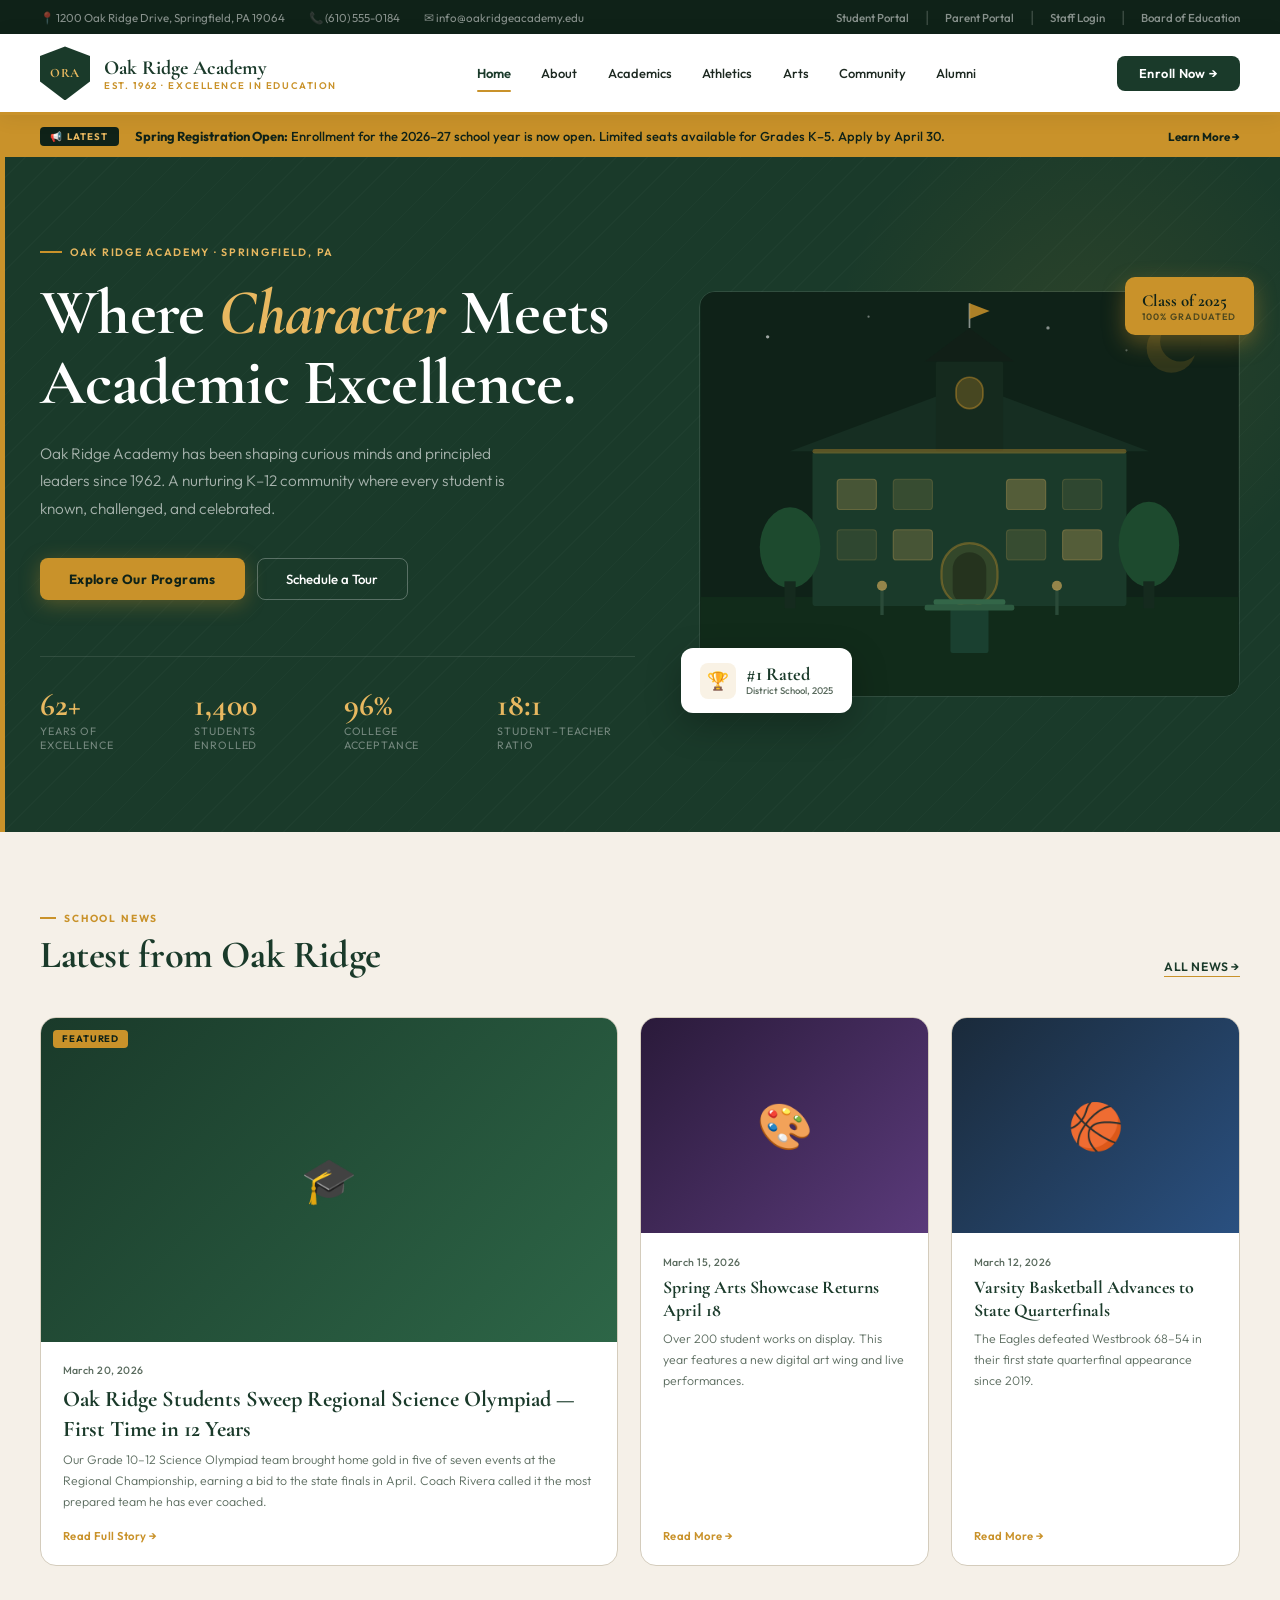
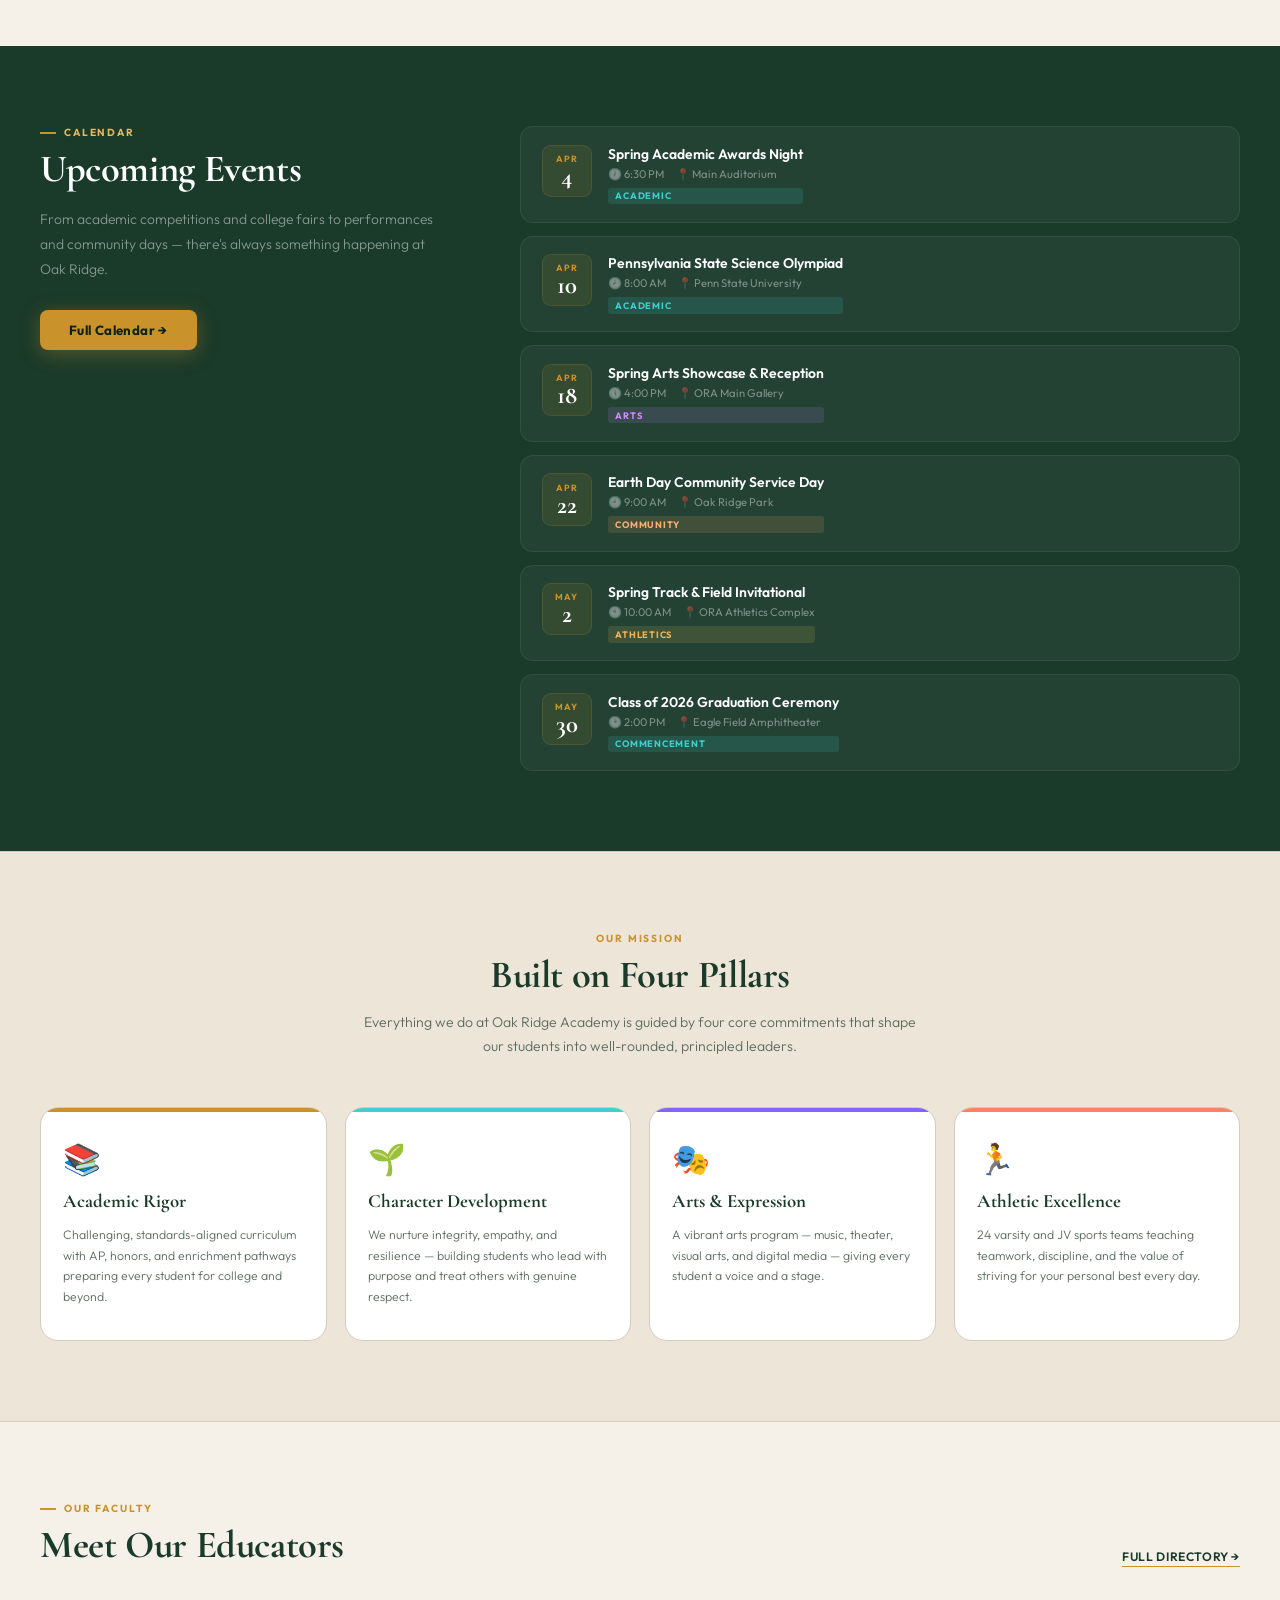
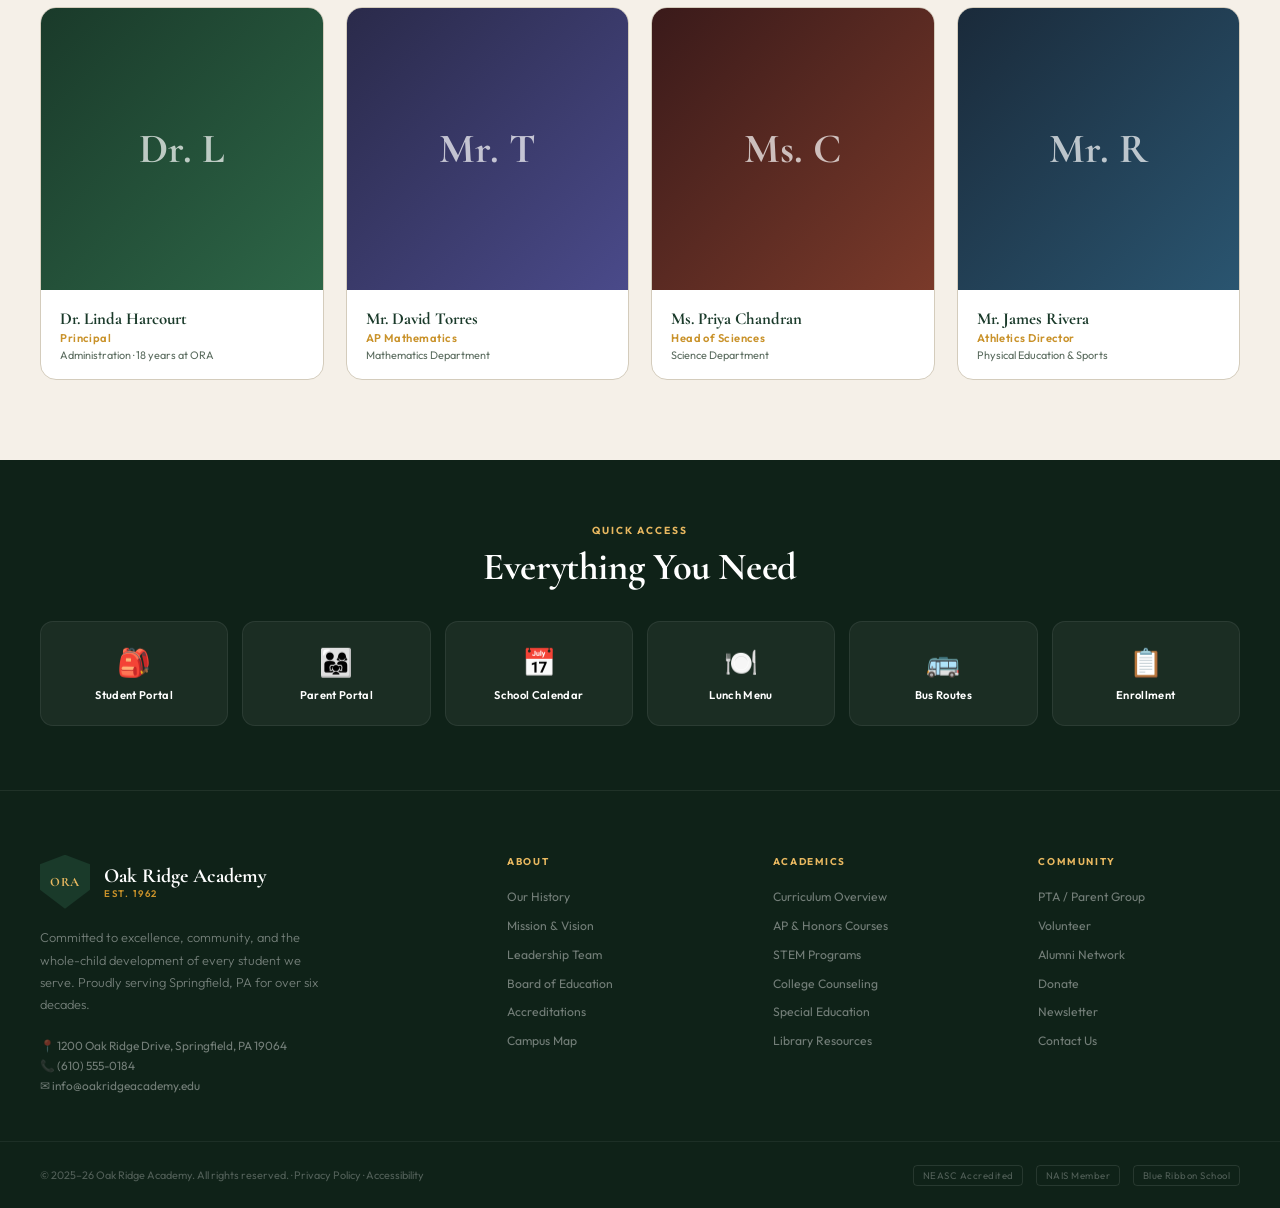
<file: index.html>
<!DOCTYPE html>
<html lang="en">
<head>
  <meta charset="UTF-8" />
  <meta name="viewport" content="width=device-width, initial-scale=1.0" />
  <title>Oak Ridge Academy | Excellence in Education</title>
  <meta name="description" content="Oak Ridge Academy is a premier K–12 school dedicated to academic excellence, character development, and preparing students for a lifetime of success." />
  <link href="https://fonts.googleapis.com/css2?family=Cormorant+Garamond:ital,wght@0,400;0,600;0,700;1,400;1,600&family=Outfit:wght@300;400;500;600;700&display=swap" rel="stylesheet" />
  <style>
    :root {
      --forest:   #1a3a2a;
      --forest2:  #0f2218;
      --gold:     #c9922a;
      --gold-lt:  #e8b860;
      --cream:    #f5f0e8;
      --cream2:   #ede6d8;
      --text:     #1c2820;
      --muted:    #5a6b5e;
      --border:   #d4ccbc;
      --white:    #ffffff;
    }
    *, *::before, *::after { box-sizing: border-box; margin: 0; padding: 0; }
    html { scroll-behavior: smooth; }
    body { font-family: 'Outfit', sans-serif; background: var(--cream); color: var(--text); overflow-x: hidden; }

    /* TOP BAR */
    .topbar { background: var(--forest2); padding: 0.45rem 2.5rem; display: flex; justify-content: space-between; align-items: center; }
    .topbar-left { font-size: 0.72rem; color: rgba(255,255,255,0.5); display: flex; gap: 1.5rem; }
    .topbar-right { display: flex; gap: 1rem; align-items: center; }
    .topbar-right a { font-size: 0.72rem; font-weight: 500; color: rgba(255,255,255,0.5); text-decoration: none; transition: color 0.2s; }
    .topbar-right a:hover { color: var(--gold-lt); }
    .topbar-div { color: rgba(255,255,255,0.2); }

    /* HEADER */
    header { background: var(--white); border-bottom: 3px solid var(--gold); position: sticky; top: 0; z-index: 100; box-shadow: 0 2px 20px rgba(0,0,0,0.08); }
    .header-inner { max-width: 1320px; margin: 0 auto; padding: 0 2.5rem; display: flex; align-items: center; justify-content: space-between; height: 78px; }
    .logo { display: flex; align-items: center; gap: 14px; text-decoration: none; }
    .logo-shield {
      width: 50px; height: 54px;
      background: var(--forest);
      clip-path: polygon(50% 0%, 100% 18%, 100% 65%, 50% 100%, 0% 65%, 0% 18%);
      display: flex; align-items: center; justify-content: center;
      font-family: 'Cormorant Garamond', serif; font-size: 0.8rem; font-weight: 700; color: var(--gold-lt); letter-spacing: 0.05em;
    }
    .logo-words { display: flex; flex-direction: column; line-height: 1.2; }
    .logo-main { font-family: 'Cormorant Garamond', serif; font-size: 1.25rem; font-weight: 700; color: var(--forest); }
    .logo-sub { font-size: 0.6rem; font-weight: 600; color: var(--gold); letter-spacing: 0.16em; text-transform: uppercase; }
    nav { display: flex; gap: 0.1rem; }
    .nav-link { font-size: 0.81rem; font-weight: 500; color: var(--text); text-decoration: none; padding: 0.5rem 0.9rem; border-radius: 6px; transition: background 0.2s, color 0.2s; position: relative; }
    .nav-link:hover { background: var(--cream2); }
    .nav-link.active { font-weight: 600; color: var(--forest); }
    .nav-link.active::after { content: ''; position: absolute; bottom: -3px; left: 0.9rem; right: 0.9rem; height: 2px; background: var(--gold); border-radius: 1px; }
    .enroll-btn { background: var(--forest); color: var(--white); font-size: 0.8rem; font-weight: 600; padding: 0.58rem 1.4rem; border-radius: 8px; text-decoration: none; transition: background 0.2s; letter-spacing: 0.03em; }
    .enroll-btn:hover { background: var(--forest2); }

    /* ANNOUNCE */
    .announce { background: var(--gold); padding: 0.7rem 2.5rem; display: flex; align-items: center; gap: 1rem; }
    .ann-tag { flex-shrink: 0; background: var(--forest2); color: var(--gold-lt); font-size: 0.6rem; font-weight: 700; letter-spacing: 0.12em; text-transform: uppercase; padding: 0.22rem 0.65rem; border-radius: 4px; }
    .ann-text { font-size: 0.81rem; font-weight: 500; color: var(--forest2); overflow: hidden; text-overflow: ellipsis; white-space: nowrap; }
    .ann-text strong { font-weight: 700; }
    .ann-link { flex-shrink: 0; margin-left: auto; font-size: 0.73rem; font-weight: 700; color: var(--forest2); text-decoration: none; }

    /* HERO */
    .hero { background: var(--forest); position: relative; overflow: hidden; min-height: 560px; display: flex; align-items: center; }
    .hero::before { content: ''; position: absolute; inset: 0; background-image: repeating-linear-gradient(-45deg, rgba(255,255,255,0.018) 0px, rgba(255,255,255,0.018) 1px, transparent 1px, transparent 22px); }
    .hero::after { content: ''; position: absolute; left: 0; top: 0; bottom: 0; width: 5px; background: var(--gold); }
    .hero-glow { position: absolute; right: -80px; top: -80px; width: 550px; height: 550px; border-radius: 50%; background: radial-gradient(circle, rgba(201,146,42,0.1) 0%, transparent 65%); pointer-events: none; }
    .hero-inner { max-width: 1320px; margin: 0 auto; width: 100%; padding: 5rem 2.5rem; display: grid; grid-template-columns: 1.1fr 1fr; gap: 4rem; align-items: center; position: relative; z-index: 1; }
    .hero-eyebrow { display: inline-flex; align-items: center; gap: 8px; font-size: 0.67rem; font-weight: 600; letter-spacing: 0.16em; text-transform: uppercase; color: var(--gold-lt); margin-bottom: 1.2rem; animation: fadeUp 0.5s ease both; }
    .hero-eyebrow::before { content: ''; width: 22px; height: 2px; background: var(--gold); }
    .hero h1 { font-family: 'Cormorant Garamond', serif; font-size: clamp(2.8rem, 5vw, 4.1rem); font-weight: 700; line-height: 1.1; color: var(--white); letter-spacing: -0.01em; animation: fadeUp 0.5s 0.08s ease both; }
    .hero h1 span { color: var(--gold-lt); font-style: italic; }
    .hero-desc { margin-top: 1.3rem; font-size: 0.96rem; font-weight: 300; color: rgba(255,255,255,0.62); line-height: 1.8; max-width: 470px; animation: fadeUp 0.5s 0.16s ease both; }
    .hero-btns { display: flex; gap: 12px; margin-top: 2.2rem; flex-wrap: wrap; animation: fadeUp 0.5s 0.24s ease both; }
    .btn-gold { display: inline-flex; align-items: center; background: var(--gold); color: var(--forest2); font-size: 0.83rem; font-weight: 700; padding: 0.75rem 1.8rem; border-radius: 8px; text-decoration: none; transition: all 0.2s; box-shadow: 0 4px 20px rgba(201,146,42,0.35); letter-spacing: 0.03em; }
    .btn-gold:hover { background: var(--gold-lt); transform: translateY(-2px); }
    .btn-outline-wh { display: inline-flex; align-items: center; background: transparent; color: var(--white); font-size: 0.83rem; font-weight: 500; padding: 0.75rem 1.8rem; border-radius: 8px; text-decoration: none; border: 1.5px solid rgba(255,255,255,0.28); transition: all 0.2s; }
    .btn-outline-wh:hover { border-color: rgba(255,255,255,0.65); }
    .hero-stats { display: flex; gap: 2.2rem; margin-top: 3.5rem; padding-top: 2rem; border-top: 1px solid rgba(255,255,255,0.1); animation: fadeUp 0.5s 0.32s ease both; }
    .hs { display: flex; flex-direction: column; gap: 3px; }
    .hs-n { font-family: 'Cormorant Garamond', serif; font-size: 2rem; font-weight: 700; color: var(--gold-lt); line-height: 1; }
    .hs-l { font-size: 0.67rem; color: rgba(255,255,255,0.4); letter-spacing: 0.08em; text-transform: uppercase; }

    /* Hero visual */
    .hero-visual { position: relative; animation: fadeUp 0.6s 0.15s ease both; }
    .campus-frame { width: 100%; aspect-ratio: 4/3; border-radius: 16px; overflow: hidden; border: 1px solid rgba(255,255,255,0.1); position: relative; }
    .campus-frame svg { width: 100%; height: 100%; display: block; }
    .hv-badge1 { position: absolute; bottom: -16px; left: -18px; background: var(--white); border-radius: 12px; padding: 0.9rem 1.2rem; box-shadow: 0 12px 35px rgba(0,0,0,0.25); display: flex; gap: 10px; align-items: center; }
    .hv-icon { width: 36px; height: 36px; border-radius: 8px; background: rgba(201,146,42,0.12); display: flex; align-items: center; justify-content: center; font-size: 1.1rem; }
    .hv-num { font-family: 'Cormorant Garamond', serif; font-size: 1.15rem; font-weight: 700; color: var(--forest); line-height: 1; }
    .hv-lbl { font-size: 0.6rem; color: var(--muted); font-weight: 500; }
    .hv-badge2 { position: absolute; top: -14px; right: -14px; background: var(--gold); border-radius: 10px; padding: 0.8rem 1.1rem; box-shadow: 0 8px 22px rgba(201,146,42,0.4); }
    .hv-b2a { font-family: 'Cormorant Garamond', serif; font-size: 1.05rem; font-weight: 700; color: var(--forest2); }
    .hv-b2b { font-size: 0.58rem; font-weight: 600; letter-spacing: 0.1em; text-transform: uppercase; color: var(--forest2); opacity: 0.65; }

    /* SECTION UTILS */
    .wrap { max-width: 1320px; margin: 0 auto; padding: 5rem 2.5rem; }
    .sec-head { display: flex; align-items: flex-end; justify-content: space-between; margin-bottom: 2.5rem; }
    .kicker { font-size: 0.64rem; font-weight: 700; letter-spacing: 0.18em; text-transform: uppercase; color: var(--gold); margin-bottom: 0.5rem; display: flex; align-items: center; gap: 8px; }
    .kicker::before { content: ''; width: 16px; height: 2px; background: var(--gold); }
    .sec-title { font-family: 'Cormorant Garamond', serif; font-size: clamp(1.8rem, 3vw, 2.4rem); font-weight: 700; line-height: 1.15; color: var(--forest); letter-spacing: -0.01em; }
    .see-all { font-size: 0.76rem; font-weight: 600; color: var(--forest); text-decoration: none; letter-spacing: 0.05em; text-transform: uppercase; border-bottom: 1.5px solid var(--gold); padding-bottom: 2px; }
    .see-all:hover { color: var(--gold); }

    /* NEWS */
    .news-grid { display: grid; grid-template-columns: 2fr 1fr 1fr; gap: 22px; }
    .news-card { background: var(--white); border-radius: 16px; overflow: hidden; border: 1px solid var(--border); transition: transform 0.25s, box-shadow 0.25s; text-decoration: none; color: inherit; display: flex; flex-direction: column; }
    .news-card:hover { transform: translateY(-4px); box-shadow: 0 16px 40px rgba(0,0,0,0.1); }
    .news-thumb { width: 100%; display: flex; align-items: center; justify-content: center; font-size: 2.8rem; position: relative; }
    .news-card:nth-child(1) .news-thumb { aspect-ratio: 16/9; background: linear-gradient(135deg, #1a3a2a, #2d6647); }
    .news-card:nth-child(2) .news-thumb { aspect-ratio: 4/3; background: linear-gradient(135deg, #2a1a3a, #5a3a7a); }
    .news-card:nth-child(3) .news-thumb { aspect-ratio: 4/3; background: linear-gradient(135deg, #1a2a3a, #2a5080); }
    .news-label { position: absolute; top: 12px; left: 12px; background: var(--gold); color: var(--forest2); font-size: 0.59rem; font-weight: 700; letter-spacing: 0.1em; text-transform: uppercase; padding: 0.22rem 0.55rem; border-radius: 4px; }
    .news-body { padding: 1.35rem; display: flex; flex-direction: column; gap: 7px; flex: 1; }
    .news-date { font-size: 0.66rem; color: var(--muted); font-weight: 500; letter-spacing: 0.04em; }
    .news-title { font-family: 'Cormorant Garamond', serif; font-size: 1.12rem; font-weight: 700; line-height: 1.3; color: var(--forest); }
    .news-card:nth-child(1) .news-title { font-size: 1.4rem; }
    .news-excerpt { font-size: 0.77rem; color: var(--muted); line-height: 1.7; font-weight: 300; }
    .news-more { margin-top: auto; padding-top: 10px; font-size: 0.71rem; font-weight: 600; color: var(--gold); letter-spacing: 0.04em; }

    /* EVENTS */
    .events-bg { background: var(--forest); padding: 5rem 0; }
    .events-inner { max-width: 1320px; margin: 0 auto; padding: 0 2.5rem; display: grid; grid-template-columns: 1fr 1.8fr; gap: 5rem; align-items: start; }
    .ev-head .kicker { color: var(--gold-lt); }
    .ev-head .kicker::before { background: var(--gold); }
    .ev-head .sec-title { color: var(--white); }
    .ev-head p { font-size: 0.87rem; color: rgba(255,255,255,0.48); line-height: 1.8; margin-top: 1rem; font-weight: 300; }
    .ev-list { display: flex; flex-direction: column; gap: 13px; }
    .ev-item { display: flex; gap: 16px; align-items: flex-start; background: rgba(255,255,255,0.045); border: 1px solid rgba(255,255,255,0.07); border-radius: 13px; padding: 1.1rem 1.3rem; transition: background 0.2s, border-color 0.2s; cursor: pointer; }
    .ev-item:hover { background: rgba(255,255,255,0.075); border-color: rgba(201,146,42,0.28); }
    .ev-date { min-width: 50px; background: rgba(201,146,42,0.1); border: 1px solid rgba(201,146,42,0.18); border-radius: 9px; padding: 0.45rem 0.35rem; text-align: center; flex-shrink: 0; }
    .ev-month { font-size: 0.56rem; font-weight: 700; letter-spacing: 0.1em; text-transform: uppercase; color: var(--gold); }
    .ev-day { font-family: 'Cormorant Garamond', serif; font-size: 1.55rem; font-weight: 700; color: var(--white); line-height: 1; }
    .ev-info { display: flex; flex-direction: column; gap: 4px; }
    .ev-name { font-size: 0.87rem; font-weight: 600; color: var(--white); }
    .ev-meta { font-size: 0.7rem; color: rgba(255,255,255,0.42); display: flex; gap: 12px; }
    .ev-tag { margin-top: 3px; display: inline-block; font-size: 0.58rem; font-weight: 700; letter-spacing: 0.08em; text-transform: uppercase; padding: 0.17rem 0.48rem; border-radius: 3px; }
    .t-ac { background: rgba(62,207,207,0.14); color: #3ecfcf; }
    .t-sp { background: rgba(232,184,96,0.14); color: var(--gold-lt); }
    .t-ar { background: rgba(200,130,255,0.14); color: #d08cff; }
    .t-co { background: rgba(255,160,100,0.14); color: #ffb070; }

    /* PILLARS */
    .pillars-bg { background: var(--cream2); border-top: 1px solid var(--border); border-bottom: 1px solid var(--border); padding: 5rem 2.5rem; }
    .pillars-inner { max-width: 1320px; margin: 0 auto; }
    .pillars-hd { text-align: center; max-width: 560px; margin: 0 auto 3rem; }
    .pillars-hd .kicker { justify-content: center; }
    .pillars-hd .kicker::before { display: none; }
    .pillars-hd .sec-title { text-align: center; }
    .pillars-hd p { font-size: 0.88rem; color: var(--muted); line-height: 1.75; margin-top: 0.8rem; font-weight: 300; }
    .pillars-grid { display: grid; grid-template-columns: repeat(4, 1fr); gap: 18px; }
    .pillar { background: var(--white); border: 1px solid var(--border); border-radius: 18px; padding: 2rem 1.4rem; display: flex; flex-direction: column; gap: 12px; position: relative; overflow: hidden; transition: transform 0.25s, box-shadow 0.25s; }
    .pillar::before { content: ''; position: absolute; top: 0; left: 0; right: 0; height: 4px; background: var(--pc); }
    .pillar:hover { transform: translateY(-5px); box-shadow: 0 18px 40px rgba(0,0,0,0.09); }
    .pillar[data-p="1"] { --pc: var(--gold); }
    .pillar[data-p="2"] { --pc: #3ecfcf; }
    .pillar[data-p="3"] { --pc: #8264ff; }
    .pillar[data-p="4"] { --pc: #ff8264; }
    .pi { font-size: 1.9rem; }
    .pn { font-family: 'Cormorant Garamond', serif; font-size: 1.18rem; font-weight: 700; color: var(--forest); line-height: 1.2; }
    .pd { font-size: 0.77rem; color: var(--muted); line-height: 1.7; font-weight: 300; }

    /* STAFF */
    .staff-inner { max-width: 1320px; margin: 0 auto; padding: 5rem 2.5rem; }
    .staff-grid { display: grid; grid-template-columns: repeat(4, 1fr); gap: 22px; margin-top: 2.5rem; }
    .staff-card { background: var(--white); border: 1px solid var(--border); border-radius: 16px; overflow: hidden; transition: transform 0.25s, box-shadow 0.25s; }
    .staff-card:hover { transform: translateY(-4px); box-shadow: 0 14px 36px rgba(0,0,0,0.09); }
    .staff-avatar { width: 100%; aspect-ratio: 1; display: flex; align-items: center; justify-content: center; font-family: 'Cormorant Garamond', serif; font-size: 2.6rem; font-weight: 700; color: rgba(255,255,255,0.7); }
    .staff-card:nth-child(1) .staff-avatar { background: linear-gradient(135deg, #1a3a2a, #2d6647); }
    .staff-card:nth-child(2) .staff-avatar { background: linear-gradient(135deg, #2a2a4a, #4a4a8a); }
    .staff-card:nth-child(3) .staff-avatar { background: linear-gradient(135deg, #3a1a1a, #7a3a2a); }
    .staff-card:nth-child(4) .staff-avatar { background: linear-gradient(135deg, #1a2a3a, #2a5570); }
    .staff-info { padding: 1.1rem 1.2rem; }
    .staff-name { font-family: 'Cormorant Garamond', serif; font-size: 1.05rem; font-weight: 700; color: var(--forest); }
    .staff-role { font-size: 0.7rem; color: var(--gold); font-weight: 600; letter-spacing: 0.04em; margin-top: 2px; }
    .staff-dept { font-size: 0.68rem; color: var(--muted); margin-top: 3px; }

    /* QUICK LINKS */
    .quick-bg { background: var(--forest2); padding: 4rem 2.5rem; }
    .quick-inner { max-width: 1320px; margin: 0 auto; }
    .quick-head { text-align: center; margin-bottom: 2rem; }
    .quick-head .kicker { justify-content: center; color: var(--gold-lt); }
    .quick-head .kicker::before { display: none; }
    .quick-head .sec-title { color: var(--white); text-align: center; }
    .quick-grid { display: grid; grid-template-columns: repeat(6, 1fr); gap: 14px; }
    .qlink { background: rgba(255,255,255,0.05); border: 1px solid rgba(255,255,255,0.07); border-radius: 13px; padding: 1.4rem 0.8rem; text-align: center; text-decoration: none; color: var(--white); transition: all 0.2s; display: flex; flex-direction: column; align-items: center; gap: 9px; }
    .qlink:hover { background: rgba(201,146,42,0.11); border-color: rgba(201,146,42,0.24); transform: translateY(-3px); }
    .qi { font-size: 1.7rem; }
    .ql { font-size: 0.7rem; font-weight: 600; letter-spacing: 0.03em; line-height: 1.3; }

    /* FOOTER */
    footer { background: var(--forest2); border-top: 1px solid rgba(255,255,255,0.07); }
    .foot-main { max-width: 1320px; margin: 0 auto; padding: 4rem 2.5rem 3rem; display: grid; grid-template-columns: 2fr 1fr 1fr 1fr; gap: 4rem; }
    .foot-brand p { font-size: 0.8rem; color: rgba(255,255,255,0.42); line-height: 1.75; margin-top: 1.1rem; font-weight: 300; max-width: 290px; }
    .foot-contact { margin-top: 1.4rem; display: flex; flex-direction: column; gap: 5px; }
    .foot-contact span { font-size: 0.74rem; color: rgba(255,255,255,0.42); display: flex; align-items: center; gap: 7px; }
    .foot-col h4 { font-size: 0.62rem; font-weight: 700; letter-spacing: 0.16em; text-transform: uppercase; color: var(--gold-lt); margin-bottom: 1.1rem; }
    .foot-col ul { list-style: none; display: flex; flex-direction: column; gap: 0.55rem; }
    .foot-col a { font-size: 0.76rem; color: rgba(255,255,255,0.42); text-decoration: none; transition: color 0.2s; }
    .foot-col a:hover { color: var(--white); }
    .foot-bottom { border-top: 1px solid rgba(255,255,255,0.06); max-width: 1320px; margin: 0 auto; padding: 1.4rem 2.5rem; display: flex; justify-content: space-between; align-items: center; }
    .foot-bottom p { font-size: 0.68rem; color: rgba(255,255,255,0.28); }
    .foot-bottom a { color: rgba(255,255,255,0.28); text-decoration: none; }
    .accreds { display: flex; gap: 0.8rem; }
    .accred { font-size: 0.6rem; color: rgba(255,255,255,0.28); border: 1px solid rgba(255,255,255,0.1); border-radius: 4px; padding: 0.22rem 0.55rem; letter-spacing: 0.05em; }

    @keyframes fadeUp { from { opacity: 0; transform: translateY(20px); } to { opacity: 1; transform: translateY(0); } }

    @media (max-width: 1100px) {
      .hero-inner { grid-template-columns: 1fr; } .hero-visual { display: none; }
      .news-grid { grid-template-columns: 1fr 1fr; } .news-card:nth-child(1) { grid-column: 1/-1; }
      .events-inner { grid-template-columns: 1fr; gap: 2.5rem; }
      .pillars-grid { grid-template-columns: repeat(2, 1fr); }
      .staff-grid { grid-template-columns: repeat(2, 1fr); }
      .quick-grid { grid-template-columns: repeat(3, 1fr); }
      .foot-main { grid-template-columns: 1fr 1fr; gap: 2.5rem; }
    }
    @media (max-width: 768px) {
      .topbar, nav { display: none; }
      .header-inner { padding: 0 1.2rem; }
      .wrap, .pillars-bg, .staff-inner, .quick-bg { padding-left: 1.2rem; padding-right: 1.2rem; }
      .news-grid, .pillars-grid { grid-template-columns: 1fr; }
      .staff-grid, .quick-grid { grid-template-columns: repeat(2, 1fr); }
      .foot-main { grid-template-columns: 1fr; gap: 2rem; padding: 2.5rem 1.2rem; }
      .foot-bottom { flex-direction: column; gap: 1rem; padding: 1.2rem; text-align: center; }
    }
  </style>
</head>
<body>

  <!-- TOP BAR -->
  <div class="topbar">
    <div class="topbar-left">
      <span>📍 1200 Oak Ridge Drive, Springfield, PA 19064</span>
      <span>📞 (610) 555-0184</span>
      <span>✉ info@oakridgeacademy.edu</span>
    </div>
    <div class="topbar-right">
      <a href="#">Student Portal</a><span class="topbar-div">|</span>
      <a href="#">Parent Portal</a><span class="topbar-div">|</span>
      <a href="#">Staff Login</a><span class="topbar-div">|</span>
      <a href="#">Board of Education</a>
    </div>
  </div>

  <!-- HEADER -->
  <header>
    <div class="header-inner">
      <a class="logo" href="#">
        <div class="logo-shield">ORA</div>
        <div class="logo-words">
          <span class="logo-main">Oak Ridge Academy</span>
          <span class="logo-sub">Est. 1962 · Excellence in Education</span>
        </div>
      </a>
      <nav>
        <a class="nav-link active" href="#">Home</a>
        <a class="nav-link" href="#">About</a>
        <a class="nav-link" href="#">Academics</a>
        <a class="nav-link" href="#">Athletics</a>
        <a class="nav-link" href="#">Arts</a>
        <a class="nav-link" href="#">Community</a>
        <a class="nav-link" href="#">Alumni</a>
      </nav>
      <a class="enroll-btn" href="#">Enroll Now →</a>
    </div>
  </header>

  <!-- ANNOUNCEMENT BAR -->
  <div class="announce">
    <span class="ann-tag">📢 Latest</span>
    <span class="ann-text"><strong>Spring Registration Open:</strong> Enrollment for the 2026–27 school year is now open. Limited seats available for Grades K–5. Apply by April 30.</span>
    <a class="ann-link" href="#">Learn More →</a>
  </div>

  <!-- HERO -->
  <section class="hero">
    <div class="hero-glow"></div>
    <div class="hero-inner">
      <div>
        <div class="hero-eyebrow">Oak Ridge Academy · Springfield, PA</div>
        <h1>Where <span>Character</span> Meets<br>Academic Excellence.</h1>
        <p class="hero-desc">Oak Ridge Academy has been shaping curious minds and principled leaders since 1962. A nurturing K–12 community where every student is known, challenged, and celebrated.</p>
        <div class="hero-btns">
          <a class="btn-gold" href="#">Explore Our Programs</a>
          <a class="btn-outline-wh" href="#">Schedule a Tour</a>
        </div>
        <div class="hero-stats">
          <div class="hs"><span class="hs-n">62+</span><span class="hs-l">Years of Excellence</span></div>
          <div class="hs"><span class="hs-n">1,400</span><span class="hs-l">Students Enrolled</span></div>
          <div class="hs"><span class="hs-n">96%</span><span class="hs-l">College Acceptance</span></div>
          <div class="hs"><span class="hs-n">18:1</span><span class="hs-l">Student–Teacher Ratio</span></div>
        </div>
      </div>
      <div class="hero-visual">
        <div class="campus-frame">
          <svg viewBox="0 0 480 360" xmlns="http://www.w3.org/2000/svg">
            <rect width="480" height="360" fill="#0f2218"/>
            <circle cx="60" cy="40" r="1.5" fill="rgba(255,255,255,0.6)"/>
            <circle cx="150" cy="22" r="1" fill="rgba(255,255,255,0.4)"/>
            <circle cx="310" cy="32" r="1.5" fill="rgba(255,255,255,0.5)"/>
            <circle cx="420" cy="18" r="1" fill="rgba(255,255,255,0.6)"/>
            <circle cx="380" cy="52" r="1" fill="rgba(255,255,255,0.3)"/>
            <circle cx="420" cy="50" r="22" fill="#c9922a" opacity="0.18"/>
            <circle cx="428" cy="44" r="18" fill="#0f2218"/>
            <rect x="0" y="272" width="480" height="88" fill="#112b1a"/>
            <rect x="223" y="260" width="34" height="62" fill="#1a4030" rx="2"/>
            <rect x="100" y="142" width="280" height="138" fill="#1a3a2a" rx="3"/>
            <polygon points="80,142 240,82 400,142" fill="#162e22"/>
            <rect x="210" y="62" width="60" height="80" fill="#152a1e" rx="2"/>
            <polygon points="200,62 240,32 280,62" fill="#111f17"/>
            <rect x="228" y="76" width="24" height="28" rx="12" fill="rgba(201,146,42,0.28)" stroke="rgba(201,146,42,0.45)" stroke-width="1.5"/>
            <line x1="240" y1="32" x2="240" y2="10" stroke="rgba(255,255,255,0.5)" stroke-width="1.5"/>
            <polygon points="240,10 258,17 240,24" fill="#c9922a" opacity="0.85"/>
            <rect x="122" y="167" width="35" height="27" rx="3" fill="rgba(232,184,96,0.22)" stroke="rgba(232,184,96,0.28)" stroke-width="1"/>
            <rect x="172" y="167" width="35" height="27" rx="3" fill="rgba(232,184,96,0.14)" stroke="rgba(232,184,96,0.18)" stroke-width="1"/>
            <rect x="273" y="167" width="35" height="27" rx="3" fill="rgba(232,184,96,0.28)" stroke="rgba(232,184,96,0.28)" stroke-width="1"/>
            <rect x="323" y="167" width="35" height="27" rx="3" fill="rgba(232,184,96,0.1)" stroke="rgba(232,184,96,0.18)" stroke-width="1"/>
            <rect x="122" y="212" width="35" height="27" rx="3" fill="rgba(232,184,96,0.1)" stroke="rgba(232,184,96,0.18)" stroke-width="1"/>
            <rect x="172" y="212" width="35" height="27" rx="3" fill="rgba(232,184,96,0.22)" stroke="rgba(232,184,96,0.28)" stroke-width="1"/>
            <rect x="273" y="212" width="35" height="27" rx="3" fill="rgba(232,184,96,0.14)" stroke="rgba(232,184,96,0.18)" stroke-width="1"/>
            <rect x="323" y="212" width="35" height="27" rx="3" fill="rgba(232,184,96,0.28)" stroke="rgba(232,184,96,0.28)" stroke-width="1"/>
            <rect x="215" y="224" width="50" height="56" rx="25" fill="rgba(201,146,42,0.14)" stroke="rgba(201,146,42,0.38)" stroke-width="2"/>
            <rect x="225" y="232" width="30" height="48" rx="15" fill="rgba(0,0,0,0.28)"/>
            <rect x="200" y="279" width="80" height="5" rx="2" fill="#2d5a40"/>
            <rect x="208" y="274" width="64" height="5" rx="2" fill="#336648"/>
            <rect x="100" y="140" width="280" height="4" rx="2" fill="rgba(201,146,42,0.38)"/>
            <ellipse cx="80" cy="228" rx="27" ry="36" fill="#1d4a2e"/>
            <rect x="75" y="258" width="10" height="24" fill="#152a1e"/>
            <ellipse cx="400" cy="225" rx="27" ry="38" fill="#1d4a2e"/>
            <rect x="395" y="258" width="10" height="24" fill="#152a1e"/>
            <line x1="162" y1="265" x2="162" y2="288" stroke="#2a4a38" stroke-width="3"/>
            <circle cx="162" cy="262" r="4.5" fill="rgba(232,184,96,0.6)"/>
            <line x1="318" y1="265" x2="318" y2="288" stroke="#2a4a38" stroke-width="3"/>
            <circle cx="318" cy="262" r="4.5" fill="rgba(232,184,96,0.6)"/>
          </svg>
        </div>
        <div class="hv-badge1">
          <div class="hv-icon">🏆</div>
          <div><div class="hv-num">#1 Rated</div><div class="hv-lbl">District School, 2025</div></div>
        </div>
        <div class="hv-badge2">
          <div class="hv-b2a">Class of 2025</div>
          <div class="hv-b2b">100% Graduated</div>
        </div>
      </div>
    </div>
  </section>

  <!-- NEWS -->
  <div class="wrap">
    <div class="sec-head">
      <div><div class="kicker">School News</div><h2 class="sec-title">Latest from Oak Ridge</h2></div>
      <a class="see-all" href="#">All News →</a>
    </div>
    <div class="news-grid">
      <a class="news-card" href="#">
        <div class="news-thumb">🎓<span class="news-label">Featured</span></div>
        <div class="news-body">
          <div class="news-date">March 20, 2026</div>
          <div class="news-title">Oak Ridge Students Sweep Regional Science Olympiad — First Time in 12 Years</div>
          <div class="news-excerpt">Our Grade 10–12 Science Olympiad team brought home gold in five of seven events at the Regional Championship, earning a bid to the state finals in April. Coach Rivera called it the most prepared team he has ever coached.</div>
          <div class="news-more">Read Full Story →</div>
        </div>
      </a>
      <a class="news-card" href="#">
        <div class="news-thumb">🎨</div>
        <div class="news-body">
          <div class="news-date">March 15, 2026</div>
          <div class="news-title">Spring Arts Showcase Returns April 18</div>
          <div class="news-excerpt">Over 200 student works on display. This year features a new digital art wing and live performances.</div>
          <div class="news-more">Read More →</div>
        </div>
      </a>
      <a class="news-card" href="#">
        <div class="news-thumb">🏀</div>
        <div class="news-body">
          <div class="news-date">March 12, 2026</div>
          <div class="news-title">Varsity Basketball Advances to State Quarterfinals</div>
          <div class="news-excerpt">The Eagles defeated Westbrook 68–54 in their first state quarterfinal appearance since 2019.</div>
          <div class="news-more">Read More →</div>
        </div>
      </a>
    </div>
  </div>

  <!-- EVENTS -->
  <section class="events-bg">
    <div class="events-inner">
      <div class="ev-head">
        <div class="kicker">Calendar</div>
        <h2 class="sec-title">Upcoming Events</h2>
        <p>From academic competitions and college fairs to performances and community days — there's always something happening at Oak Ridge.</p>
        <br/>
        <a class="btn-gold" href="#" style="margin-top:0.5rem;display:inline-flex;">Full Calendar →</a>
      </div>
      <div class="ev-list">
        <div class="ev-item">
          <div class="ev-date"><div class="ev-month">Apr</div><div class="ev-day">4</div></div>
          <div class="ev-info"><div class="ev-name">Spring Academic Awards Night</div><div class="ev-meta"><span>🕖 6:30 PM</span><span>📍 Main Auditorium</span></div><span class="ev-tag t-ac">Academic</span></div>
        </div>
        <div class="ev-item">
          <div class="ev-date"><div class="ev-month">Apr</div><div class="ev-day">10</div></div>
          <div class="ev-info"><div class="ev-name">Pennsylvania State Science Olympiad</div><div class="ev-meta"><span>🕗 8:00 AM</span><span>📍 Penn State University</span></div><span class="ev-tag t-ac">Academic</span></div>
        </div>
        <div class="ev-item">
          <div class="ev-date"><div class="ev-month">Apr</div><div class="ev-day">18</div></div>
          <div class="ev-info"><div class="ev-name">Spring Arts Showcase & Reception</div><div class="ev-meta"><span>🕔 4:00 PM</span><span>📍 ORA Main Gallery</span></div><span class="ev-tag t-ar">Arts</span></div>
        </div>
        <div class="ev-item">
          <div class="ev-date"><div class="ev-month">Apr</div><div class="ev-day">22</div></div>
          <div class="ev-info"><div class="ev-name">Earth Day Community Service Day</div><div class="ev-meta"><span>🕘 9:00 AM</span><span>📍 Oak Ridge Park</span></div><span class="ev-tag t-co">Community</span></div>
        </div>
        <div class="ev-item">
          <div class="ev-date"><div class="ev-month">May</div><div class="ev-day">2</div></div>
          <div class="ev-info"><div class="ev-name">Spring Track & Field Invitational</div><div class="ev-meta"><span>🕙 10:00 AM</span><span>📍 ORA Athletics Complex</span></div><span class="ev-tag t-sp">Athletics</span></div>
        </div>
        <div class="ev-item">
          <div class="ev-date"><div class="ev-month">May</div><div class="ev-day">30</div></div>
          <div class="ev-info"><div class="ev-name">Class of 2026 Graduation Ceremony</div><div class="ev-meta"><span>🕑 2:00 PM</span><span>📍 Eagle Field Amphitheater</span></div><span class="ev-tag t-ac">Commencement</span></div>
        </div>
      </div>
    </div>
  </section>

  <!-- PILLARS -->
  <section class="pillars-bg">
    <div class="pillars-inner">
      <div class="pillars-hd">
        <div class="kicker">Our Mission</div>
        <h2 class="sec-title">Built on Four Pillars</h2>
        <p>Everything we do at Oak Ridge Academy is guided by four core commitments that shape our students into well-rounded, principled leaders.</p>
      </div>
      <div class="pillars-grid">
        <div class="pillar" data-p="1"><div class="pi">📚</div><div class="pn">Academic Rigor</div><div class="pd">Challenging, standards-aligned curriculum with AP, honors, and enrichment pathways preparing every student for college and beyond.</div></div>
        <div class="pillar" data-p="2"><div class="pi">🌱</div><div class="pn">Character Development</div><div class="pd">We nurture integrity, empathy, and resilience — building students who lead with purpose and treat others with genuine respect.</div></div>
        <div class="pillar" data-p="3"><div class="pi">🎭</div><div class="pn">Arts & Expression</div><div class="pd">A vibrant arts program — music, theater, visual arts, and digital media — giving every student a voice and a stage.</div></div>
        <div class="pillar" data-p="4"><div class="pi">🏃</div><div class="pn">Athletic Excellence</div><div class="pd">24 varsity and JV sports teams teaching teamwork, discipline, and the value of striving for your personal best every day.</div></div>
      </div>
    </div>
  </section>

  <!-- STAFF -->
  <section>
    <div class="staff-inner">
      <div class="sec-head">
        <div><div class="kicker">Our Faculty</div><h2 class="sec-title">Meet Our Educators</h2></div>
        <a class="see-all" href="#">Full Directory →</a>
      </div>
      <div class="staff-grid">
        <div class="staff-card"><div class="staff-avatar">Dr. L</div><div class="staff-info"><div class="staff-name">Dr. Linda Harcourt</div><div class="staff-role">Principal</div><div class="staff-dept">Administration · 18 years at ORA</div></div></div>
        <div class="staff-card"><div class="staff-avatar">Mr. T</div><div class="staff-info"><div class="staff-name">Mr. David Torres</div><div class="staff-role">AP Mathematics</div><div class="staff-dept">Mathematics Department</div></div></div>
        <div class="staff-card"><div class="staff-avatar">Ms. C</div><div class="staff-info"><div class="staff-name">Ms. Priya Chandran</div><div class="staff-role">Head of Sciences</div><div class="staff-dept">Science Department</div></div></div>
        <div class="staff-card"><div class="staff-avatar">Mr. R</div><div class="staff-info"><div class="staff-name">Mr. James Rivera</div><div class="staff-role">Athletics Director</div><div class="staff-dept">Physical Education & Sports</div></div></div>
      </div>
    </div>
  </section>

  <!-- QUICK LINKS -->
  <section class="quick-bg">
    <div class="quick-inner">
      <div class="quick-head">
        <div class="kicker">Quick Access</div>
        <h2 class="sec-title">Everything You Need</h2>
      </div>
      <div class="quick-grid">
        <a class="qlink" href="#"><div class="qi">🎒</div><div class="ql">Student Portal</div></a>
        <a class="qlink" href="#"><div class="qi">👨‍👩‍👧</div><div class="ql">Parent Portal</div></a>
        <a class="qlink" href="#"><div class="qi">📅</div><div class="ql">School Calendar</div></a>
        <a class="qlink" href="#"><div class="qi">🍽️</div><div class="ql">Lunch Menu</div></a>
        <a class="qlink" href="#"><div class="qi">🚌</div><div class="ql">Bus Routes</div></a>
        <a class="qlink" href="#"><div class="qi">📋</div><div class="ql">Enrollment</div></a>
      </div>
    </div>
  </section>

  <!-- FOOTER -->
  <footer>
    <div class="foot-main">
      <div class="foot-brand">
        <a class="logo" href="#" style="display:inline-flex;">
          <div class="logo-shield">ORA</div>
          <div class="logo-words">
            <span class="logo-main" style="color:var(--white);">Oak Ridge Academy</span>
            <span class="logo-sub">Est. 1962</span>
          </div>
        </a>
        <p>Committed to excellence, community, and the whole-child development of every student we serve. Proudly serving Springfield, PA for over six decades.</p>
        <div class="foot-contact">
          <span>📍 1200 Oak Ridge Drive, Springfield, PA 19064</span>
          <span>📞 (610) 555-0184</span>
          <span>✉ info@oakridgeacademy.edu</span>
        </div>
      </div>
      <div class="foot-col">
        <h4>About</h4>
        <ul>
          <li><a href="#">Our History</a></li>
          <li><a href="#">Mission & Vision</a></li>
          <li><a href="#">Leadership Team</a></li>
          <li><a href="#">Board of Education</a></li>
          <li><a href="#">Accreditations</a></li>
          <li><a href="#">Campus Map</a></li>
        </ul>
      </div>
      <div class="foot-col">
        <h4>Academics</h4>
        <ul>
          <li><a href="#">Curriculum Overview</a></li>
          <li><a href="#">AP & Honors Courses</a></li>
          <li><a href="#">STEM Programs</a></li>
          <li><a href="#">College Counseling</a></li>
          <li><a href="#">Special Education</a></li>
          <li><a href="#">Library Resources</a></li>
        </ul>
      </div>
      <div class="foot-col">
        <h4>Community</h4>
        <ul>
          <li><a href="#">PTA / Parent Group</a></li>
          <li><a href="#">Volunteer</a></li>
          <li><a href="#">Alumni Network</a></li>
          <li><a href="#">Donate</a></li>
          <li><a href="#">Newsletter</a></li>
          <li><a href="#">Contact Us</a></li>
        </ul>
      </div>
    </div>
    <div class="foot-bottom">
      <p>© 2025–26 Oak Ridge Academy. All rights reserved. · <a href="#">Privacy Policy</a> · <a href="#">Accessibility</a></p>
      <div class="accreds">
        <span class="accred">NEASC Accredited</span>
        <span class="accred">NAIS Member</span>
        <span class="accred">Blue Ribbon School</span>
      </div>
    </div>
  </footer>

</body>
</html>
</file>
